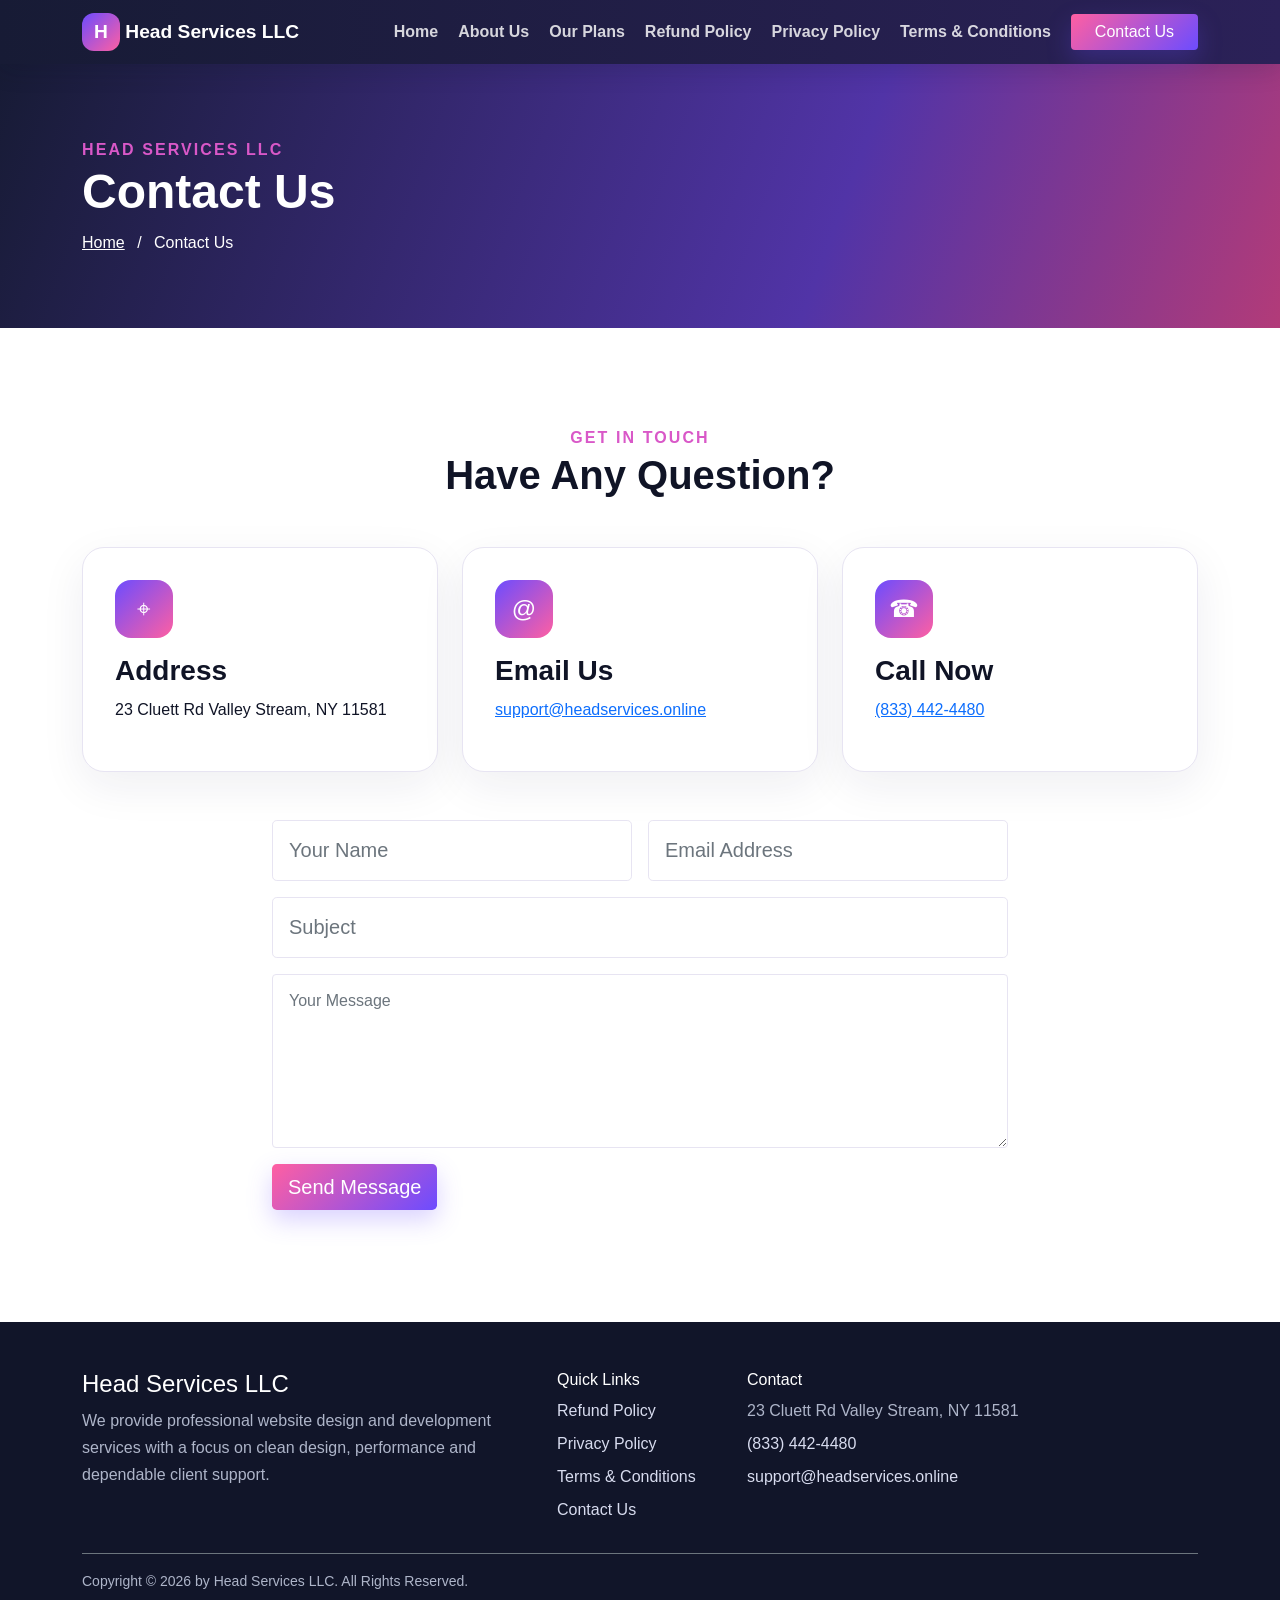
<file: contact-us.html>
<!doctype html><html lang="en"><head><meta charset="utf-8"><meta name="viewport" content="width=device-width, initial-scale=1"><title>Contact Us | Head Services LLC</title><meta name="description" content="Professional website design and development services by Head Services LLC."><link rel="stylesheet" href="bootstrap.min.css"><link rel="stylesheet" href="fontawesome.min.css">
<link rel="stylesheet" href="style.css"></head><body><header class="sticky-top"><nav class="navbar navbar-expand-lg navbar-dark site-nav"><div class="container"><a class="navbar-brand fw-bold" href="index.html"><span class="brand-mark">H</span> Head Services LLC</a><button class="navbar-toggler" type="button" data-bs-toggle="collapse" data-bs-target="#mainNav"><span class="navbar-toggler-icon"></span></button><div class="collapse navbar-collapse" id="mainNav"><ul class="navbar-nav ms-auto align-items-lg-center gap-lg-1"><li class="nav-item"><a class="nav-link " href="index.html">Home</a></li><li class="nav-item"><a class="nav-link " href="about-us.html">About Us</a></li><li class="nav-item"><a class="nav-link " href="our-plans.html">Our Plans</a></li><li class="nav-item"><a class="nav-link " href="refund-policy.html">Refund Policy</a></li><li class="nav-item"><a class="nav-link " href="privacy-policy.html">Privacy Policy</a></li><li class="nav-item"><a class="nav-link " href="terms-conditions.html">Terms & Conditions</a></li><li class="nav-item ms-lg-2"><a class="btn btn-accent px-4" href="contact-us.html">Contact Us</a></li></ul></div></div></nav></header><main><section class="page-hero py-5"><div class="container py-4"><span class="eyebrow">Head Services LLC</span><h1 class="display-5 fw-bold mb-2">Contact Us</h1><div><a href="index.html">Home</a> <span class="mx-2">/</span> Contact Us</div></div></section><section class="py-5"><div class="container py-5"><div class="text-center mb-5"><span class="eyebrow">Get In Touch</span><h2 class="display-6 fw-bold">Have Any Question?</h2></div><div class="row g-4 mb-5"><div class="col-md-4"><div class="contact-card h-100"><div class="contact-icon">⌖</div><h3>Address</h3><p>23 Cluett Rd Valley Stream, NY 11581</p></div></div><div class="col-md-4"><div class="contact-card h-100"><div class="contact-icon">@</div><h3>Email Us</h3><p><a href="mailto:support@headservices.online">support@headservices.online</a></p></div></div><div class="col-md-4"><div class="contact-card h-100"><div class="contact-icon">☎</div><h3>Call Now</h3><p><a href="tel:+18334424480">(833) 442-4480</a></p></div></div></div><div class="row justify-content-center"><div class="col-lg-8"><form class="contact-form row g-3" id="contactForm"><div class="col-md-6"><input class="form-control form-control-lg" required placeholder="Your Name"></div><div class="col-md-6"><input type="email" class="form-control form-control-lg" required placeholder="Email Address"></div><div class="col-12"><input class="form-control form-control-lg" placeholder="Subject"></div><div class="col-12"><textarea class="form-control" rows="6" placeholder="Your Message"></textarea></div><div class="col-12"><button class="btn btn-accent btn-lg" type="submit">Send Message</button><div id="formMsg" class="mt-3"></div></div></form></div></div></div></section></main><footer class="site-footer pt-5"><div class="container"><div class="row g-4 pb-4"><div class="col-lg-5"><h3 class="h4 text-white">Head Services LLC</h3><p>We provide professional website design and development services with a focus on clean design, performance and dependable client support.</p></div><div class="col-6 col-lg-2"><h4 class="h6 text-white">Quick Links</h4><a href="refund-policy.html">Refund Policy</a><a href="privacy-policy.html">Privacy Policy</a><a href="terms-conditions.html">Terms & Conditions</a><a href="contact-us.html">Contact Us</a></div><div class="col-lg-5"><h4 class="h6 text-white">Contact</h4><p class="mb-1">23 Cluett Rd Valley Stream, NY 11581</p><p class="mb-1"><a href="tel:+18334424480">(833) 442-4480</a></p><p><a href="mailto:support@headservices.online">support@headservices.online</a></p></div></div><div class="border-top border-secondary py-3 small">Copyright © 2026 by Head Services LLC. All Rights Reserved.</div></div></footer><script src="bootstrap.bundle.min.js"></script><script src="main.js"></script></body></html>
</file>
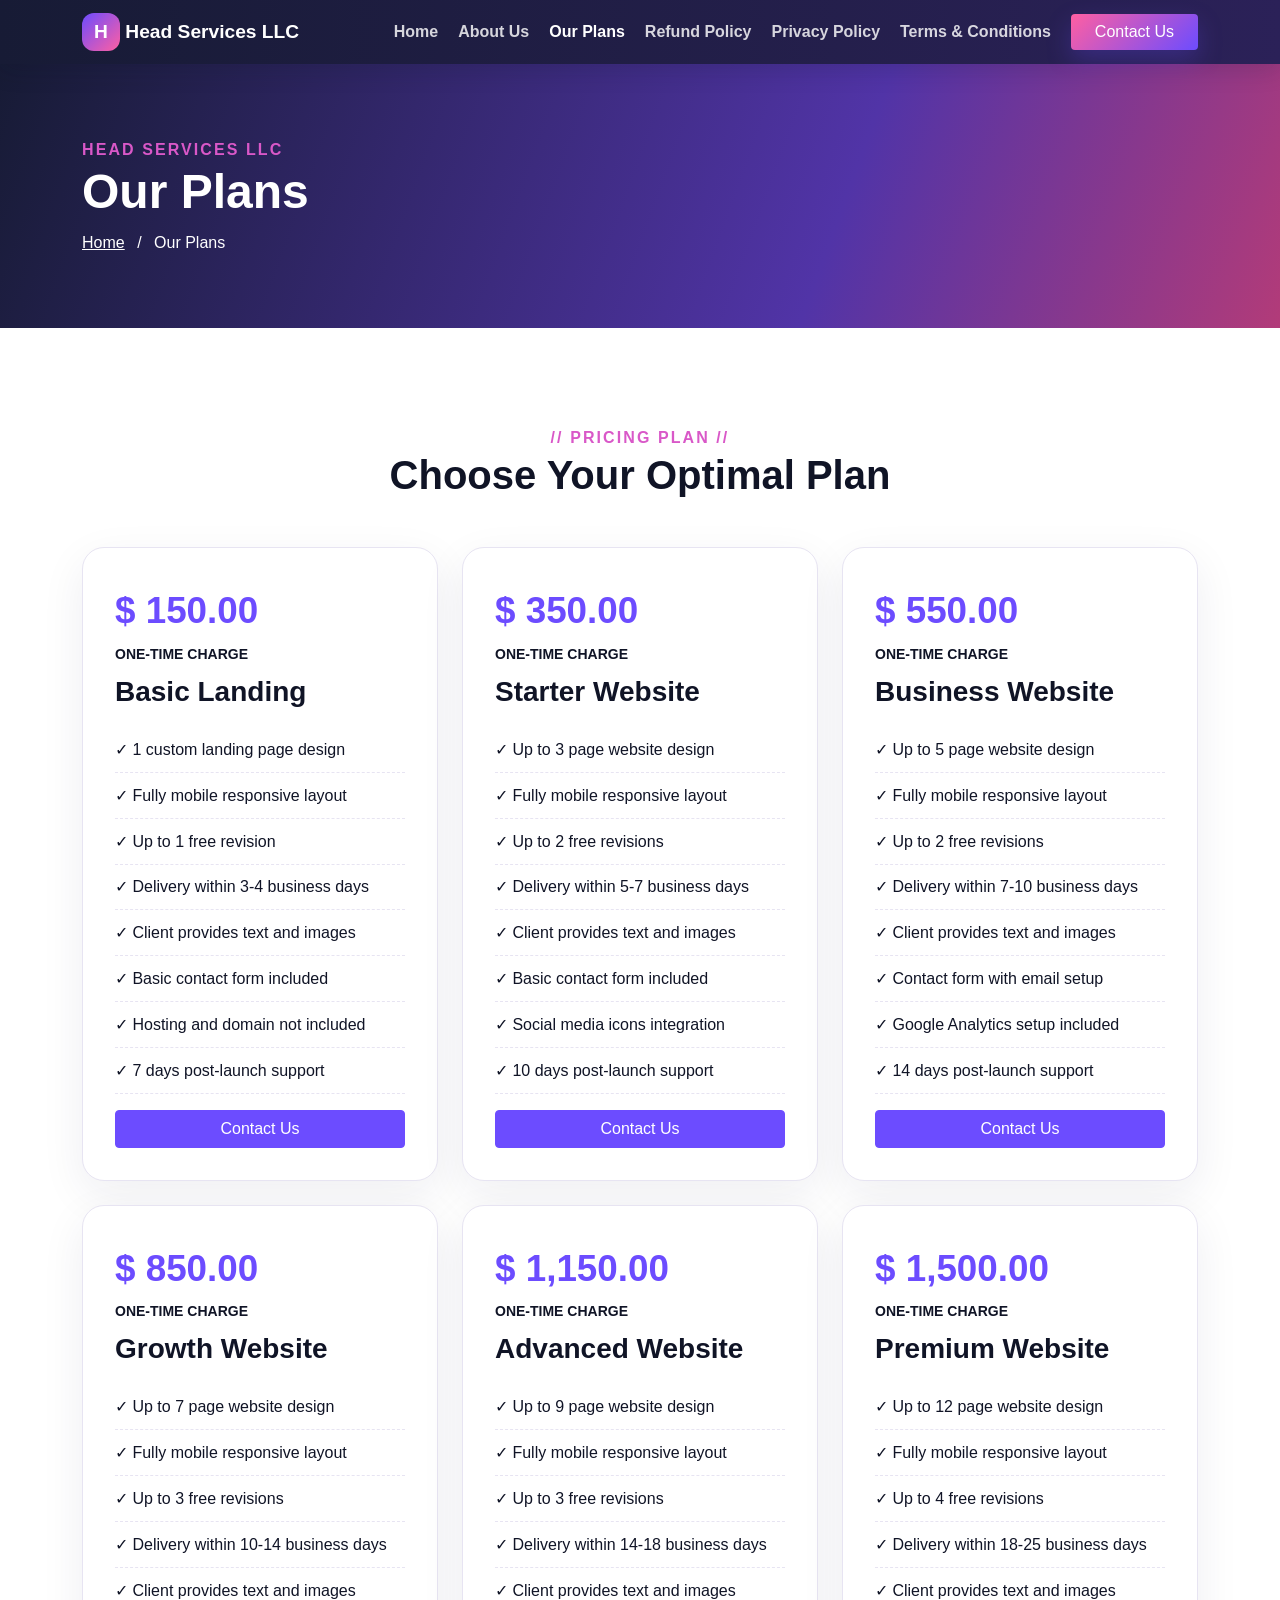
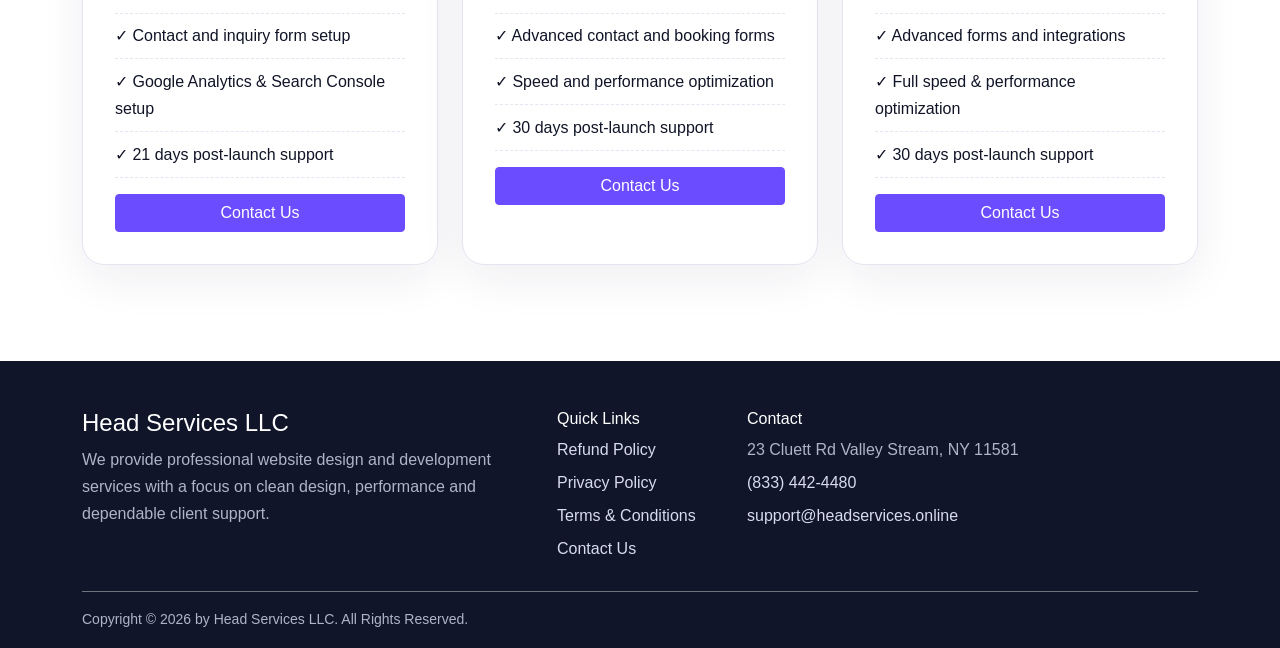
<file: our-plans.html>
<!doctype html><html lang="en"><head><meta charset="utf-8"><meta name="viewport" content="width=device-width, initial-scale=1"><title>Our Plans | Head Services LLC</title><meta name="description" content="Professional website design and development services by Head Services LLC."><link rel="stylesheet" href="bootstrap.min.css"><link rel="stylesheet" href="fontawesome.min.css">
<link rel="stylesheet" href="style.css"></head><body><header class="sticky-top"><nav class="navbar navbar-expand-lg navbar-dark site-nav"><div class="container"><a class="navbar-brand fw-bold" href="index.html"><span class="brand-mark">H</span> Head Services LLC</a><button class="navbar-toggler" type="button" data-bs-toggle="collapse" data-bs-target="#mainNav"><span class="navbar-toggler-icon"></span></button><div class="collapse navbar-collapse" id="mainNav"><ul class="navbar-nav ms-auto align-items-lg-center gap-lg-1"><li class="nav-item"><a class="nav-link " href="index.html">Home</a></li><li class="nav-item"><a class="nav-link " href="about-us.html">About Us</a></li><li class="nav-item"><a class="nav-link active" href="our-plans.html">Our Plans</a></li><li class="nav-item"><a class="nav-link " href="refund-policy.html">Refund Policy</a></li><li class="nav-item"><a class="nav-link " href="privacy-policy.html">Privacy Policy</a></li><li class="nav-item"><a class="nav-link " href="terms-conditions.html">Terms & Conditions</a></li><li class="nav-item ms-lg-2"><a class="btn btn-accent px-4" href="contact-us.html">Contact Us</a></li></ul></div></div></nav></header><main><section class="page-hero py-5"><div class="container py-4"><span class="eyebrow">Head Services LLC</span><h1 class="display-5 fw-bold mb-2">Our Plans</h1><div><a href="index.html">Home</a> <span class="mx-2">/</span> Our Plans</div></div></section><section class="py-5"><div class="container py-5"><div class="text-center mb-5"><span class="eyebrow">// Pricing Plan //</span><h2 class="display-6 fw-bold">Choose Your Optimal Plan</h2></div><div class="row g-4"><div class="col-md-6 col-lg-4"><div class="pricing-card h-100"><div class="price">$ 150.00</div><div class="small text-uppercase fw-bold mb-2">One-time Charge</div><h3>Basic Landing</h3><ul class="list-unstyled"><li>✓ 1 custom landing page design</li><li>✓ Fully mobile responsive layout</li><li>✓ Up to 1 free revision</li><li>✓ Delivery within 3-4 business days</li><li>✓ Client provides text and images</li><li>✓ Basic contact form included</li><li>✓ Hosting and domain not included</li><li>✓ 7 days post-launch support</li></ul><a href="contact-us.html" class="btn btn-primary-custom w-100">Contact Us</a></div></div><div class="col-md-6 col-lg-4"><div class="pricing-card h-100"><div class="price">$ 350.00</div><div class="small text-uppercase fw-bold mb-2">One-time Charge</div><h3>Starter Website</h3><ul class="list-unstyled"><li>✓ Up to 3 page website design</li><li>✓ Fully mobile responsive layout</li><li>✓ Up to 2 free revisions</li><li>✓ Delivery within 5-7 business days</li><li>✓ Client provides text and images</li><li>✓ Basic contact form included</li><li>✓ Social media icons integration</li><li>✓ 10 days post-launch support</li></ul><a href="contact-us.html" class="btn btn-primary-custom w-100">Contact Us</a></div></div><div class="col-md-6 col-lg-4"><div class="pricing-card h-100"><div class="price">$ 550.00</div><div class="small text-uppercase fw-bold mb-2">One-time Charge</div><h3>Business Website</h3><ul class="list-unstyled"><li>✓ Up to 5 page website design</li><li>✓ Fully mobile responsive layout</li><li>✓ Up to 2 free revisions</li><li>✓ Delivery within 7-10 business days</li><li>✓ Client provides text and images</li><li>✓ Contact form with email setup</li><li>✓ Google Analytics setup included</li><li>✓ 14 days post-launch support</li></ul><a href="contact-us.html" class="btn btn-primary-custom w-100">Contact Us</a></div></div><div class="col-md-6 col-lg-4"><div class="pricing-card h-100"><div class="price">$ 850.00</div><div class="small text-uppercase fw-bold mb-2">One-time Charge</div><h3>Growth Website</h3><ul class="list-unstyled"><li>✓ Up to 7 page website design</li><li>✓ Fully mobile responsive layout</li><li>✓ Up to 3 free revisions</li><li>✓ Delivery within 10-14 business days</li><li>✓ Client provides text and images</li><li>✓ Contact and inquiry form setup</li><li>✓ Google Analytics &amp; Search Console setup</li><li>✓ 21 days post-launch support</li></ul><a href="contact-us.html" class="btn btn-primary-custom w-100">Contact Us</a></div></div><div class="col-md-6 col-lg-4"><div class="pricing-card h-100"><div class="price">$ 1,150.00</div><div class="small text-uppercase fw-bold mb-2">One-time Charge</div><h3>Advanced Website</h3><ul class="list-unstyled"><li>✓ Up to 9 page website design</li><li>✓ Fully mobile responsive layout</li><li>✓ Up to 3 free revisions</li><li>✓ Delivery within 14-18 business days</li><li>✓ Client provides text and images</li><li>✓ Advanced contact and booking forms</li><li>✓ Speed and performance optimization</li><li>✓ 30 days post-launch support</li></ul><a href="contact-us.html" class="btn btn-primary-custom w-100">Contact Us</a></div></div><div class="col-md-6 col-lg-4"><div class="pricing-card h-100"><div class="price">$ 1,500.00</div><div class="small text-uppercase fw-bold mb-2">One-time Charge</div><h3>Premium Website</h3><ul class="list-unstyled"><li>✓ Up to 12 page website design</li><li>✓ Fully mobile responsive layout</li><li>✓ Up to 4 free revisions</li><li>✓ Delivery within 18-25 business days</li><li>✓ Client provides text and images</li><li>✓ Advanced forms and integrations</li><li>✓ Full speed &amp; performance optimization</li><li>✓ 30 days post-launch support</li></ul><a href="contact-us.html" class="btn btn-primary-custom w-100">Contact Us</a></div></div></div></div></section></main><footer class="site-footer pt-5"><div class="container"><div class="row g-4 pb-4"><div class="col-lg-5"><h3 class="h4 text-white">Head Services LLC</h3><p>We provide professional website design and development services with a focus on clean design, performance and dependable client support.</p></div><div class="col-6 col-lg-2"><h4 class="h6 text-white">Quick Links</h4><a href="refund-policy.html">Refund Policy</a><a href="privacy-policy.html">Privacy Policy</a><a href="terms-conditions.html">Terms & Conditions</a><a href="contact-us.html">Contact Us</a></div><div class="col-lg-5"><h4 class="h6 text-white">Contact</h4><p class="mb-1">23 Cluett Rd Valley Stream, NY 11581</p><p class="mb-1"><a href="tel:+18334424480">(833) 442-4480</a></p><p><a href="mailto:support@headservices.online">support@headservices.online</a></p></div></div><div class="border-top border-secondary py-3 small">Copyright © 2026 by Head Services LLC. All Rights Reserved.</div></div></footer><script src="bootstrap.bundle.min.js"></script><script src="main.js"></script></body></html>
</file>
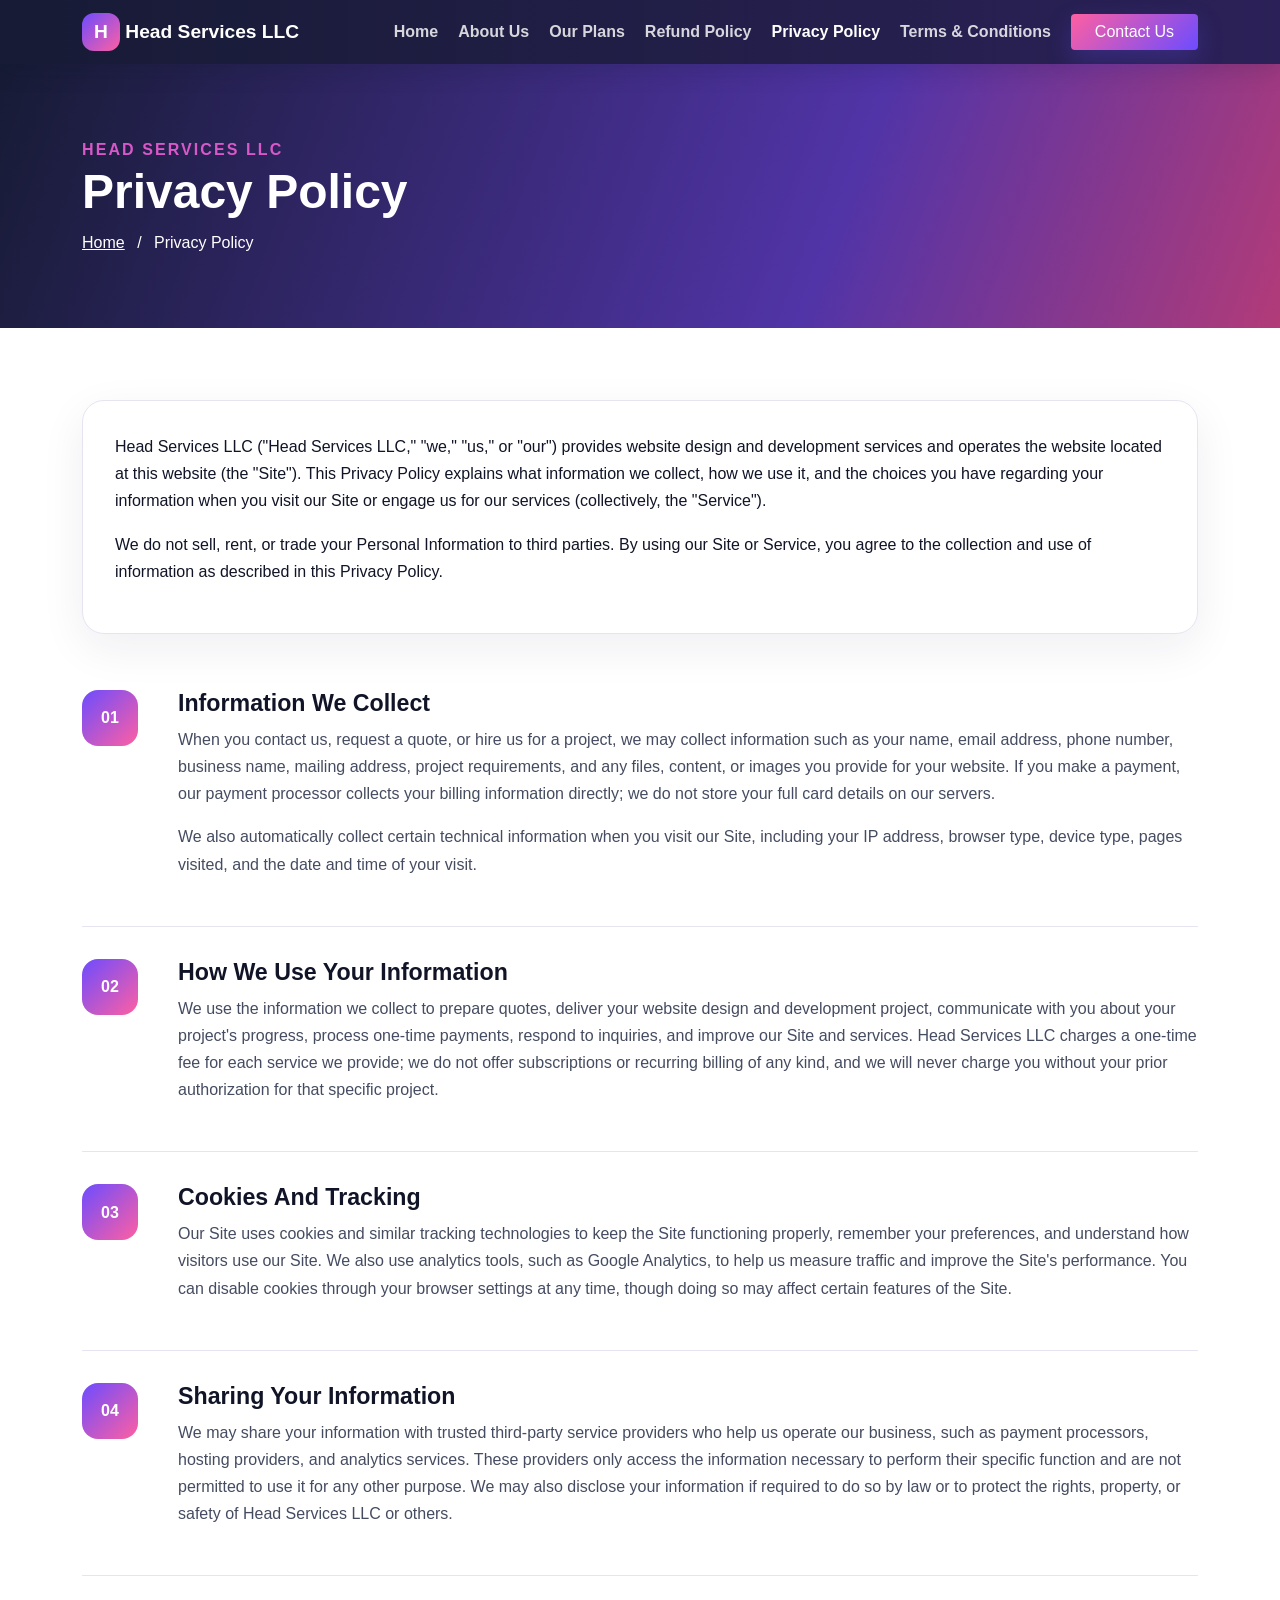
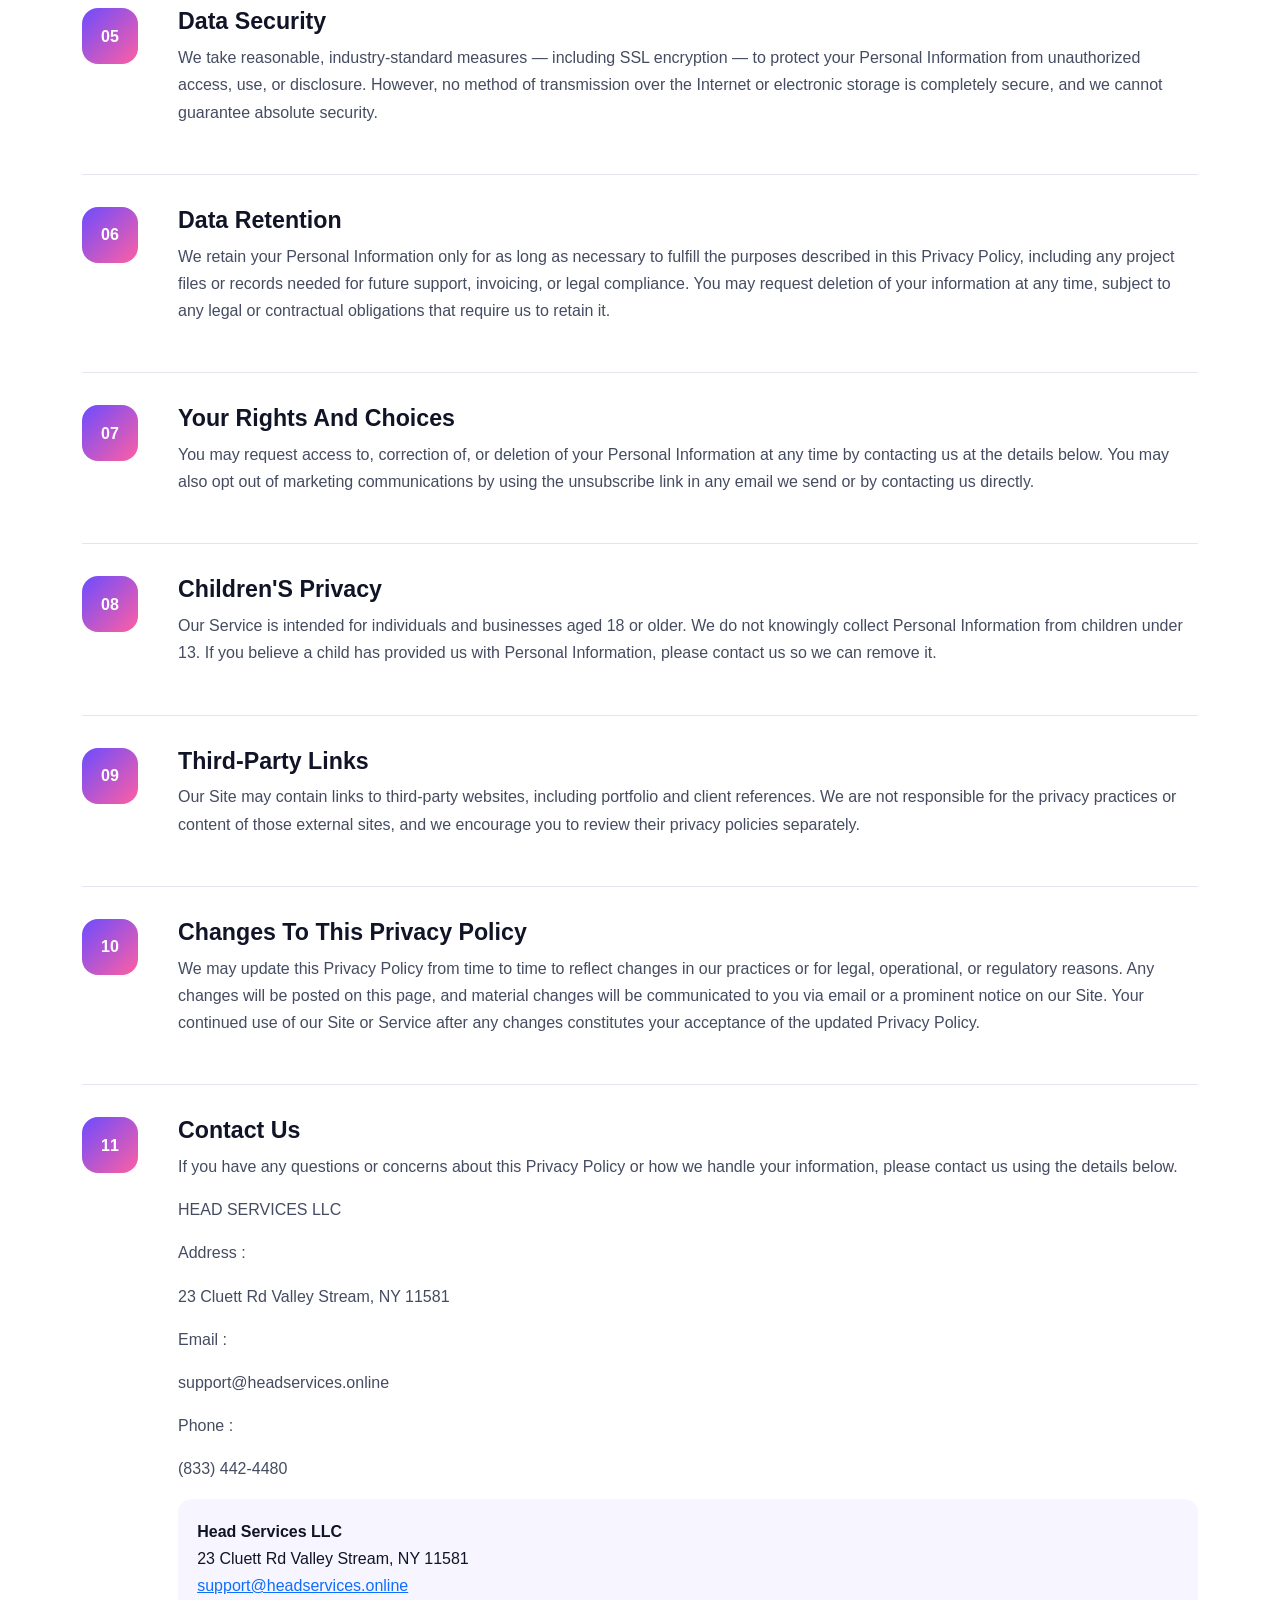
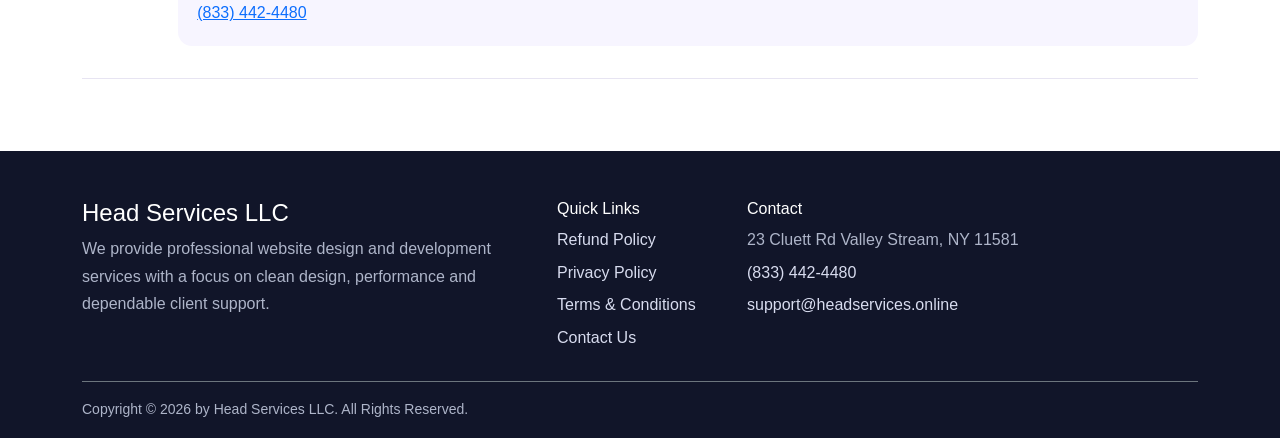
<file: privacy-policy.html>
<!doctype html><html lang="en"><head><meta charset="utf-8"><meta name="viewport" content="width=device-width, initial-scale=1"><title>Privacy Policy | Head Services LLC</title><meta name="description" content="Professional website design and development services by Head Services LLC."><link rel="stylesheet" href="bootstrap.min.css"><link rel="stylesheet" href="fontawesome.min.css">
<link rel="stylesheet" href="style.css"></head><body><header class="sticky-top"><nav class="navbar navbar-expand-lg navbar-dark site-nav"><div class="container"><a class="navbar-brand fw-bold" href="index.html"><span class="brand-mark">H</span> Head Services LLC</a><button class="navbar-toggler" type="button" data-bs-toggle="collapse" data-bs-target="#mainNav"><span class="navbar-toggler-icon"></span></button><div class="collapse navbar-collapse" id="mainNav"><ul class="navbar-nav ms-auto align-items-lg-center gap-lg-1"><li class="nav-item"><a class="nav-link " href="index.html">Home</a></li><li class="nav-item"><a class="nav-link " href="about-us.html">About Us</a></li><li class="nav-item"><a class="nav-link " href="our-plans.html">Our Plans</a></li><li class="nav-item"><a class="nav-link " href="refund-policy.html">Refund Policy</a></li><li class="nav-item"><a class="nav-link active" href="privacy-policy.html">Privacy Policy</a></li><li class="nav-item"><a class="nav-link " href="terms-conditions.html">Terms & Conditions</a></li><li class="nav-item ms-lg-2"><a class="btn btn-accent px-4" href="contact-us.html">Contact Us</a></li></ul></div></div></nav></header><main><section class="page-hero py-5"><div class="container py-4"><span class="eyebrow">Head Services LLC</span><h1 class="display-5 fw-bold mb-2">Privacy Policy</h1><div><a href="index.html">Home</a> <span class="mx-2">/</span> Privacy Policy</div></div></section><section class="py-5"><div class="container py-4"><div class="policy-intro mb-4"><p>Head Services LLC (&quot;Head Services LLC,&quot; &quot;we,&quot; &quot;us,&quot; or &quot;our&quot;) provides website design and development services and operates the website located at this website (the &quot;Site&quot;). This Privacy Policy explains what information we collect, how we use it, and the choices you have regarding your information when you visit our Site or engage us for our services (collectively, the &quot;Service&quot;).</p><p>We do not sell, rent, or trade your Personal Information to third parties. By using our Site or Service, you agree to the collection and use of information as described in this Privacy Policy.</p></div><section class="policy-block"><div class="policy-num">01</div><div><h2>Information We Collect</h2><p>When you contact us, request a quote, or hire us for a project, we may collect information such as your name, email address, phone number, business name, mailing address, project requirements, and any files, content, or images you provide for your website. If you make a payment, our payment processor collects your billing information directly; we do not store your full card details on our servers.</p><p>We also automatically collect certain technical information when you visit our Site, including your IP address, browser type, device type, pages visited, and the date and time of your visit.</p></div></section><section class="policy-block"><div class="policy-num">02</div><div><h2>How We Use Your Information</h2><p>We use the information we collect to prepare quotes, deliver your website design and development project, communicate with you about your project&#x27;s progress, process one-time payments, respond to inquiries, and improve our Site and services. Head Services LLC charges a one-time fee for each service we provide; we do not offer subscriptions or recurring billing of any kind, and we will never charge you without your prior authorization for that specific project.</p></div></section><section class="policy-block"><div class="policy-num">03</div><div><h2>Cookies And Tracking</h2><p>Our Site uses cookies and similar tracking technologies to keep the Site functioning properly, remember your preferences, and understand how visitors use our Site. We also use analytics tools, such as Google Analytics, to help us measure traffic and improve the Site&#x27;s performance. You can disable cookies through your browser settings at any time, though doing so may affect certain features of the Site.</p></div></section><section class="policy-block"><div class="policy-num">04</div><div><h2>Sharing Your Information</h2><p>We may share your information with trusted third-party service providers who help us operate our business, such as payment processors, hosting providers, and analytics services. These providers only access the information necessary to perform their specific function and are not permitted to use it for any other purpose. We may also disclose your information if required to do so by law or to protect the rights, property, or safety of Head Services LLC or others.</p></div></section><section class="policy-block"><div class="policy-num">05</div><div><h2>Data Security</h2><p>We take reasonable, industry-standard measures — including SSL encryption — to protect your Personal Information from unauthorized access, use, or disclosure. However, no method of transmission over the Internet or electronic storage is completely secure, and we cannot guarantee absolute security.</p></div></section><section class="policy-block"><div class="policy-num">06</div><div><h2>Data Retention</h2><p>We retain your Personal Information only for as long as necessary to fulfill the purposes described in this Privacy Policy, including any project files or records needed for future support, invoicing, or legal compliance. You may request deletion of your information at any time, subject to any legal or contractual obligations that require us to retain it.</p></div></section><section class="policy-block"><div class="policy-num">07</div><div><h2>Your Rights And Choices</h2><p>You may request access to, correction of, or deletion of your Personal Information at any time by contacting us at the details below. You may also opt out of marketing communications by using the unsubscribe link in any email we send or by contacting us directly.</p></div></section><section class="policy-block"><div class="policy-num">08</div><div><h2>Children&#x27;S Privacy</h2><p>Our Service is intended for individuals and businesses aged 18 or older. We do not knowingly collect Personal Information from children under 13. If you believe a child has provided us with Personal Information, please contact us so we can remove it.</p></div></section><section class="policy-block"><div class="policy-num">09</div><div><h2>Third-Party Links</h2><p>Our Site may contain links to third-party websites, including portfolio and client references. We are not responsible for the privacy practices or content of those external sites, and we encourage you to review their privacy policies separately.</p></div></section><section class="policy-block"><div class="policy-num">10</div><div><h2>Changes To This Privacy Policy</h2><p>We may update this Privacy Policy from time to time to reflect changes in our practices or for legal, operational, or regulatory reasons. Any changes will be posted on this page, and material changes will be communicated to you via email or a prominent notice on our Site. Your continued use of our Site or Service after any changes constitutes your acceptance of the updated Privacy Policy.</p></div></section><section class="policy-block"><div class="policy-num">11</div><div><h2>Contact Us</h2><p>If you have any questions or concerns about this Privacy Policy or how we handle your information, please contact us using the details below.</p><p>HEAD SERVICES LLC</p><p>Address :</p><p>23 Cluett Rd Valley Stream, NY 11581</p><p>Email :</p><p>support@headservices.online</p><p>Phone :</p><p>(833) 442-4480</p><div class="contact-strip mt-3"><strong>Head Services LLC</strong><br>23 Cluett Rd Valley Stream, NY 11581<br><a href="mailto:support@headservices.online">support@headservices.online</a><br><a href="tel:+18334424480">(833) 442-4480</a></div></div></section></div></section></main><footer class="site-footer pt-5"><div class="container"><div class="row g-4 pb-4"><div class="col-lg-5"><h3 class="h4 text-white">Head Services LLC</h3><p>We provide professional website design and development services with a focus on clean design, performance and dependable client support.</p></div><div class="col-6 col-lg-2"><h4 class="h6 text-white">Quick Links</h4><a href="refund-policy.html">Refund Policy</a><a href="privacy-policy.html">Privacy Policy</a><a href="terms-conditions.html">Terms & Conditions</a><a href="contact-us.html">Contact Us</a></div><div class="col-lg-5"><h4 class="h6 text-white">Contact</h4><p class="mb-1">23 Cluett Rd Valley Stream, NY 11581</p><p class="mb-1"><a href="tel:+18334424480">(833) 442-4480</a></p><p><a href="mailto:support@headservices.online">support@headservices.online</a></p></div></div><div class="border-top border-secondary py-3 small">Copyright © 2026 by Head Services LLC. All Rights Reserved.</div></div></footer><script src="bootstrap.bundle.min.js"></script><script src="main.js"></script></body></html>
</file>
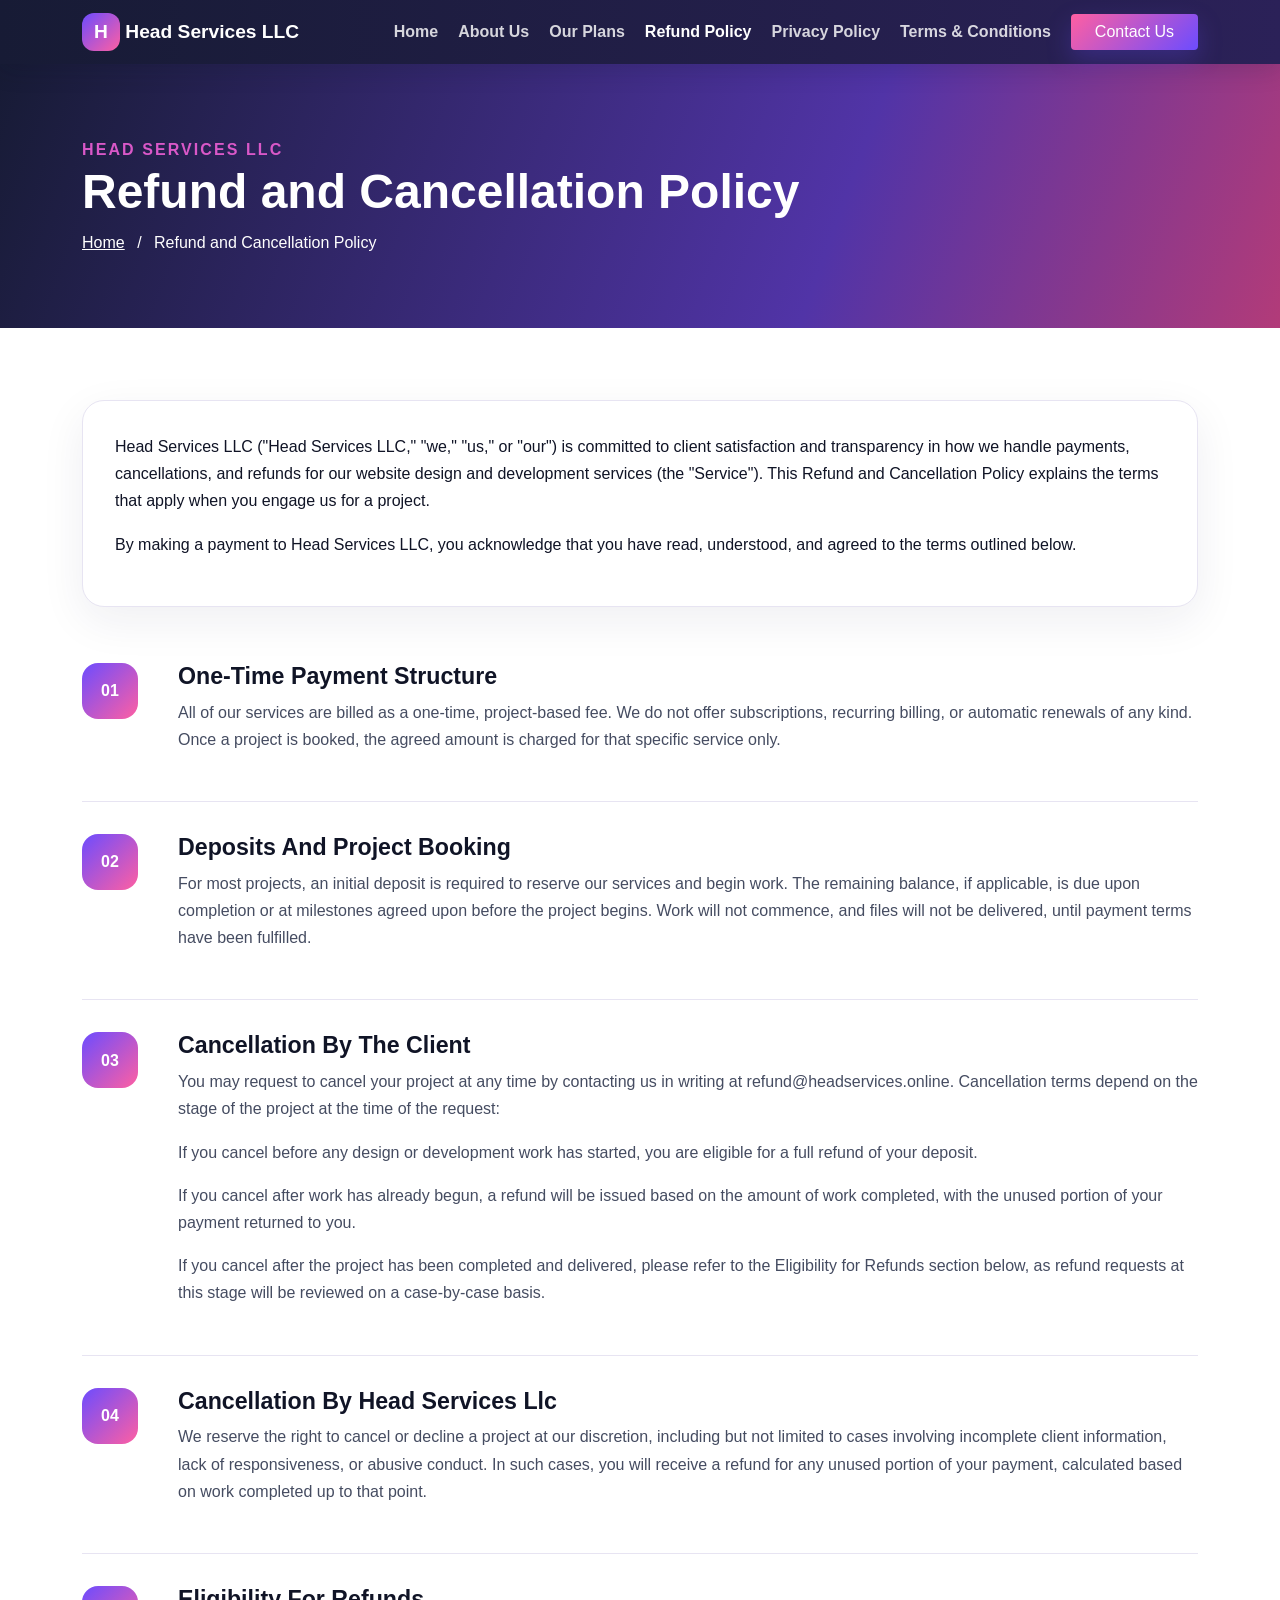
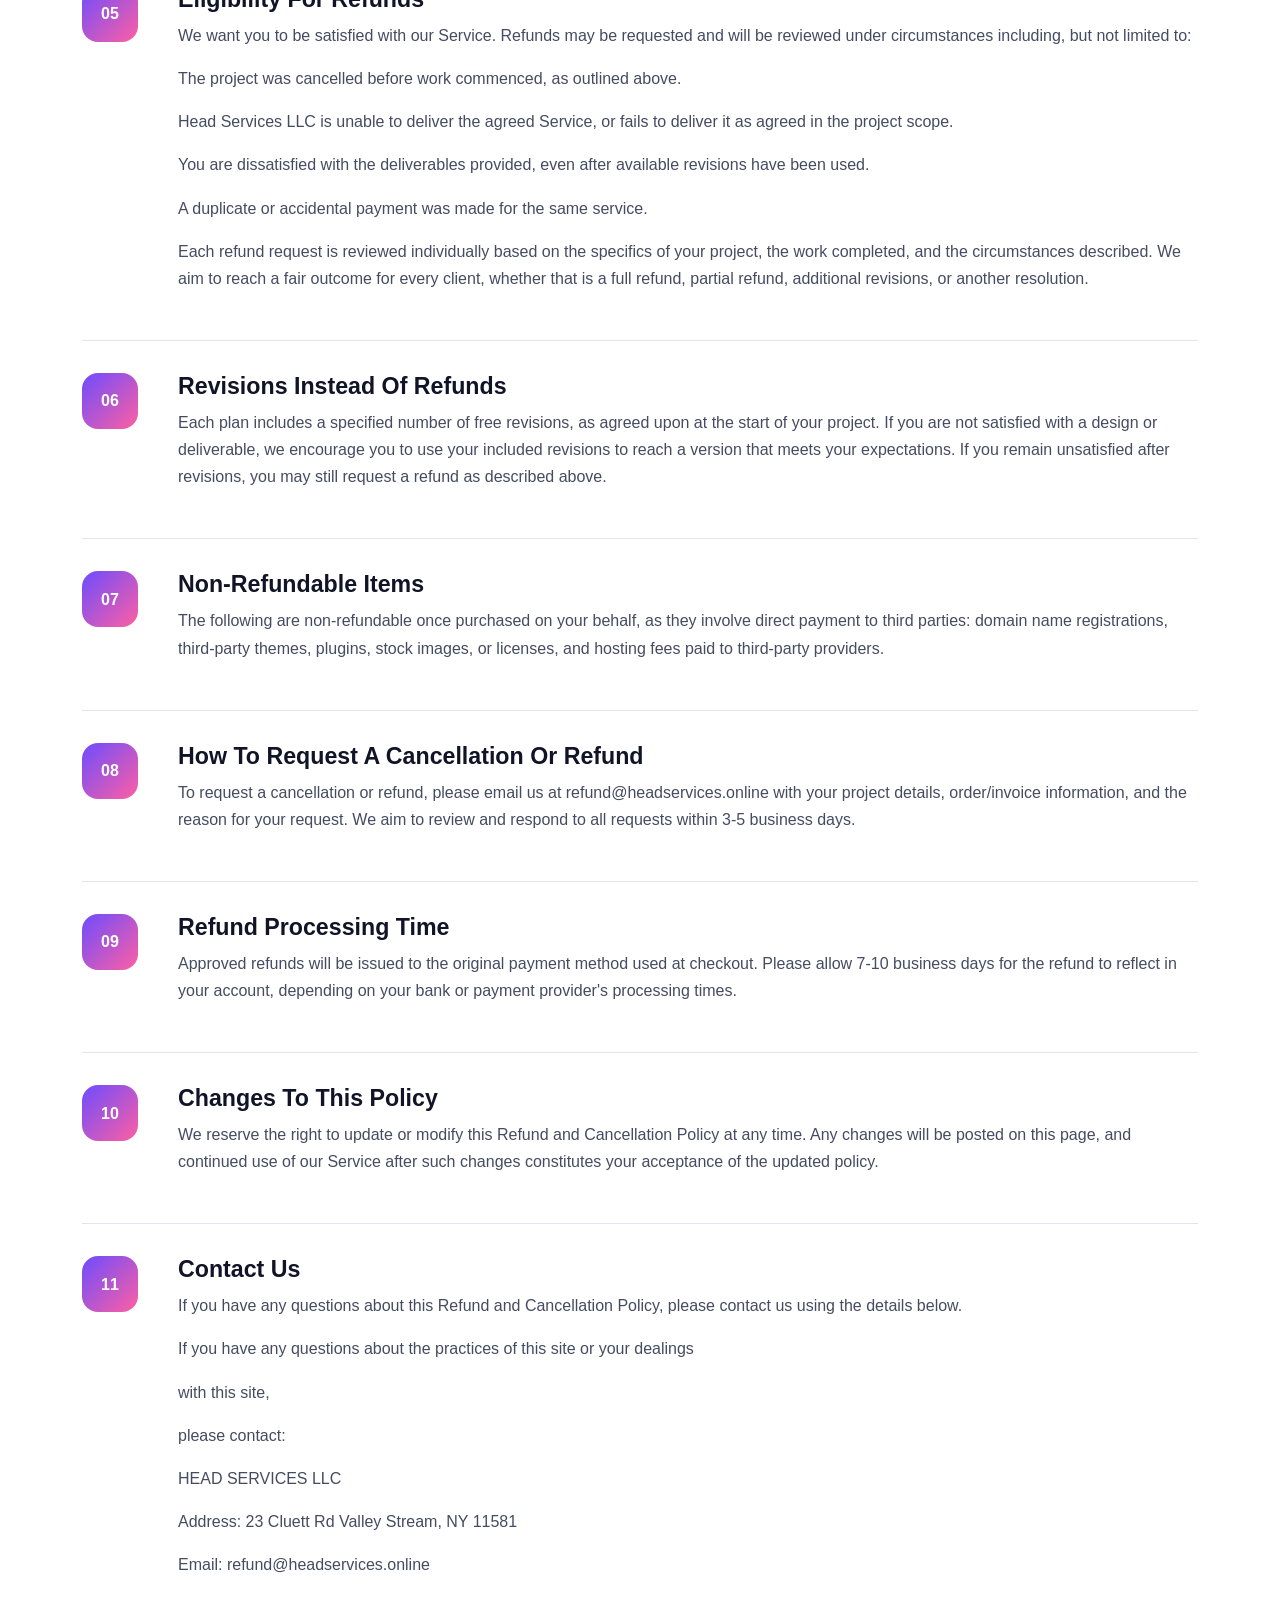
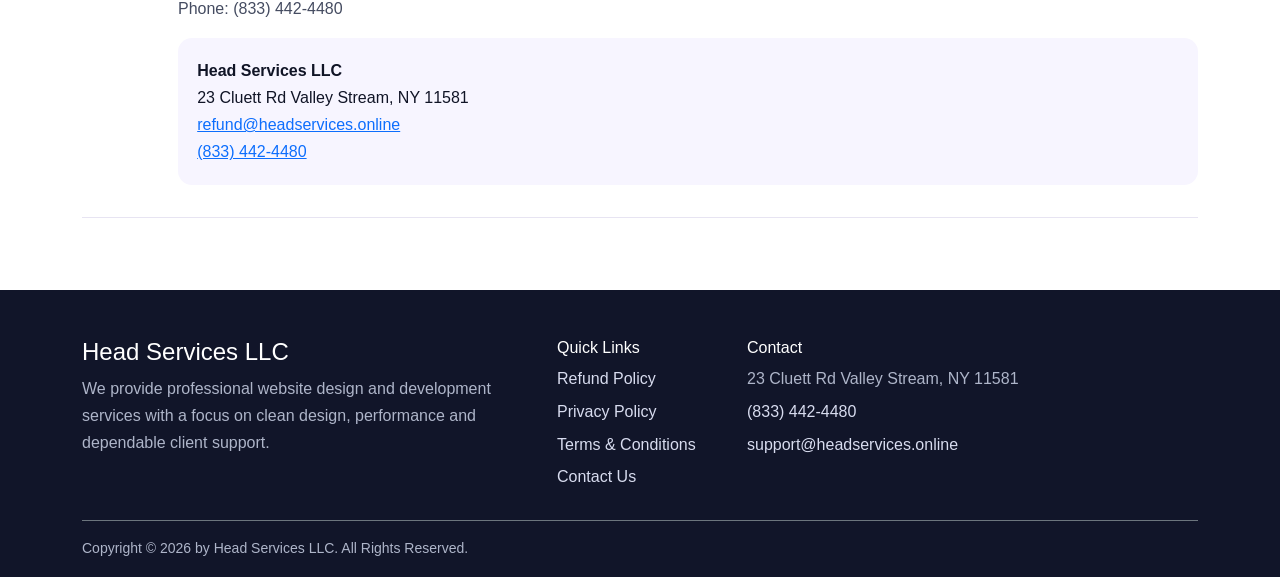
<file: refund-policy.html>
<!doctype html><html lang="en"><head><meta charset="utf-8"><meta name="viewport" content="width=device-width, initial-scale=1"><title>Refund and Cancellation Policy | Head Services LLC</title><meta name="description" content="Professional website design and development services by Head Services LLC."><link rel="stylesheet" href="bootstrap.min.css"><link rel="stylesheet" href="fontawesome.min.css">
<link rel="stylesheet" href="style.css"></head><body><header class="sticky-top"><nav class="navbar navbar-expand-lg navbar-dark site-nav"><div class="container"><a class="navbar-brand fw-bold" href="index.html"><span class="brand-mark">H</span> Head Services LLC</a><button class="navbar-toggler" type="button" data-bs-toggle="collapse" data-bs-target="#mainNav"><span class="navbar-toggler-icon"></span></button><div class="collapse navbar-collapse" id="mainNav"><ul class="navbar-nav ms-auto align-items-lg-center gap-lg-1"><li class="nav-item"><a class="nav-link " href="index.html">Home</a></li><li class="nav-item"><a class="nav-link " href="about-us.html">About Us</a></li><li class="nav-item"><a class="nav-link " href="our-plans.html">Our Plans</a></li><li class="nav-item"><a class="nav-link active" href="refund-policy.html">Refund Policy</a></li><li class="nav-item"><a class="nav-link " href="privacy-policy.html">Privacy Policy</a></li><li class="nav-item"><a class="nav-link " href="terms-conditions.html">Terms & Conditions</a></li><li class="nav-item ms-lg-2"><a class="btn btn-accent px-4" href="contact-us.html">Contact Us</a></li></ul></div></div></nav></header><main><section class="page-hero py-5"><div class="container py-4"><span class="eyebrow">Head Services LLC</span><h1 class="display-5 fw-bold mb-2">Refund and Cancellation Policy</h1><div><a href="index.html">Home</a> <span class="mx-2">/</span> Refund and Cancellation Policy</div></div></section><section class="py-5"><div class="container py-4"><div class="policy-intro mb-4"><p>Head Services LLC (&quot;Head Services LLC,&quot; &quot;we,&quot; &quot;us,&quot; or &quot;our&quot;) is committed to client satisfaction and transparency in how we handle payments, cancellations, and refunds for our website design and development services (the &quot;Service&quot;). This Refund and Cancellation Policy explains the terms that apply when you engage us for a project.</p><p>By making a payment to Head Services LLC, you acknowledge that you have read, understood, and agreed to the terms outlined below.</p></div><section class="policy-block"><div class="policy-num">01</div><div><h2>One-Time Payment Structure</h2><p>All of our services are billed as a one-time, project-based fee. We do not offer subscriptions, recurring billing, or automatic renewals of any kind. Once a project is booked, the agreed amount is charged for that specific service only.</p></div></section><section class="policy-block"><div class="policy-num">02</div><div><h2>Deposits And Project Booking</h2><p>For most projects, an initial deposit is required to reserve our services and begin work. The remaining balance, if applicable, is due upon completion or at milestones agreed upon before the project begins. Work will not commence, and files will not be delivered, until payment terms have been fulfilled.</p></div></section><section class="policy-block"><div class="policy-num">03</div><div><h2>Cancellation By The Client</h2><p>You may request to cancel your project at any time by contacting us in writing at refund@headservices.online. Cancellation terms depend on the stage of the project at the time of the request:</p><p>If you cancel before any design or development work has started, you are eligible for a full refund of your deposit.</p><p>If you cancel after work has already begun, a refund will be issued based on the amount of work completed, with the unused portion of your payment returned to you.</p><p>If you cancel after the project has been completed and delivered, please refer to the Eligibility for Refunds section below, as refund requests at this stage will be reviewed on a case-by-case basis.</p></div></section><section class="policy-block"><div class="policy-num">04</div><div><h2>Cancellation By Head Services Llc</h2><p>We reserve the right to cancel or decline a project at our discretion, including but not limited to cases involving incomplete client information, lack of responsiveness, or abusive conduct. In such cases, you will receive a refund for any unused portion of your payment, calculated based on work completed up to that point.</p></div></section><section class="policy-block"><div class="policy-num">05</div><div><h2>Eligibility For Refunds</h2><p>We want you to be satisfied with our Service. Refunds may be requested and will be reviewed under circumstances including, but not limited to:</p><p>The project was cancelled before work commenced, as outlined above.</p><p>Head Services LLC is unable to deliver the agreed Service, or fails to deliver it as agreed in the project scope.</p><p>You are dissatisfied with the deliverables provided, even after available revisions have been used.</p><p>A duplicate or accidental payment was made for the same service.</p><p>Each refund request is reviewed individually based on the specifics of your project, the work completed, and the circumstances described. We aim to reach a fair outcome for every client, whether that is a full refund, partial refund, additional revisions, or another resolution.</p></div></section><section class="policy-block"><div class="policy-num">06</div><div><h2>Revisions Instead Of Refunds</h2><p>Each plan includes a specified number of free revisions, as agreed upon at the start of your project. If you are not satisfied with a design or deliverable, we encourage you to use your included revisions to reach a version that meets your expectations. If you remain unsatisfied after revisions, you may still request a refund as described above.</p></div></section><section class="policy-block"><div class="policy-num">07</div><div><h2>Non-Refundable Items</h2><p>The following are non-refundable once purchased on your behalf, as they involve direct payment to third parties: domain name registrations, third-party themes, plugins, stock images, or licenses, and hosting fees paid to third-party providers.</p></div></section><section class="policy-block"><div class="policy-num">08</div><div><h2>How To Request A Cancellation Or Refund</h2><p>To request a cancellation or refund, please email us at refund@headservices.online with your project details, order/invoice information, and the reason for your request. We aim to review and respond to all requests within 3-5 business days.</p></div></section><section class="policy-block"><div class="policy-num">09</div><div><h2>Refund Processing Time</h2><p>Approved refunds will be issued to the original payment method used at checkout. Please allow 7-10 business days for the refund to reflect in your account, depending on your bank or payment provider&#x27;s processing times.</p></div></section><section class="policy-block"><div class="policy-num">10</div><div><h2>Changes To This Policy</h2><p>We reserve the right to update or modify this Refund and Cancellation Policy at any time. Any changes will be posted on this page, and continued use of our Service after such changes constitutes your acceptance of the updated policy.</p></div></section><section class="policy-block"><div class="policy-num">11</div><div><h2>Contact Us</h2><p>If you have any questions about this Refund and Cancellation Policy, please contact us using the details below.</p><p>If you have any questions about the practices of this site or your dealings</p><p>with this site,</p><p>please contact:</p><p>HEAD SERVICES LLC</p><p>Address: 23 Cluett Rd Valley Stream, NY 11581</p><p>Email: refund@headservices.online</p><p>Phone: (833) 442-4480</p><div class="contact-strip mt-3"><strong>Head Services LLC</strong><br>23 Cluett Rd Valley Stream, NY 11581<br><a href="mailto:refund@headservices.online">refund@headservices.online</a><br><a href="tel:+18334424480">(833) 442-4480</a></div></div></section></div></section></main><footer class="site-footer pt-5"><div class="container"><div class="row g-4 pb-4"><div class="col-lg-5"><h3 class="h4 text-white">Head Services LLC</h3><p>We provide professional website design and development services with a focus on clean design, performance and dependable client support.</p></div><div class="col-6 col-lg-2"><h4 class="h6 text-white">Quick Links</h4><a href="refund-policy.html">Refund Policy</a><a href="privacy-policy.html">Privacy Policy</a><a href="terms-conditions.html">Terms & Conditions</a><a href="contact-us.html">Contact Us</a></div><div class="col-lg-5"><h4 class="h6 text-white">Contact</h4><p class="mb-1">23 Cluett Rd Valley Stream, NY 11581</p><p class="mb-1"><a href="tel:+18334424480">(833) 442-4480</a></p><p><a href="mailto:support@headservices.online">support@headservices.online</a></p></div></div><div class="border-top border-secondary py-3 small">Copyright © 2026 by Head Services LLC. All Rights Reserved.</div></div></footer><script src="bootstrap.bundle.min.js"></script><script src="main.js"></script></body></html>
</file>
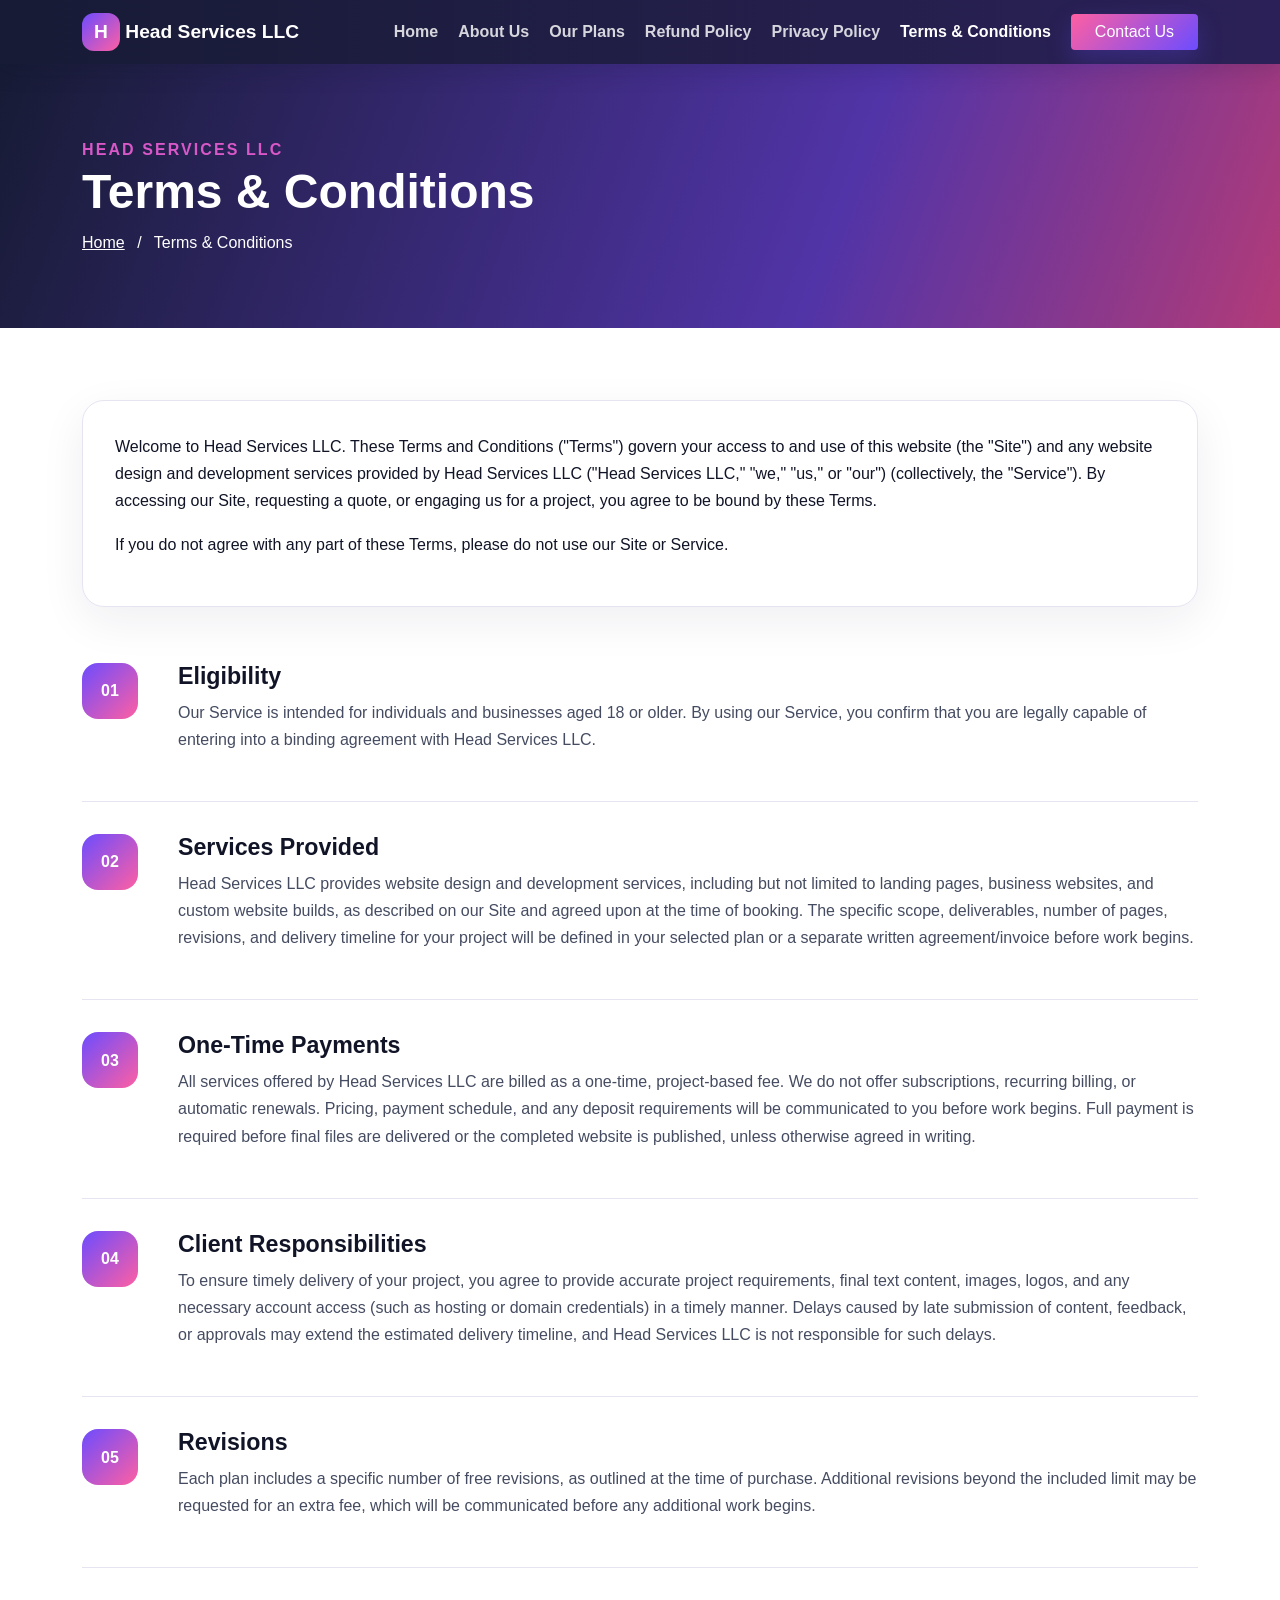
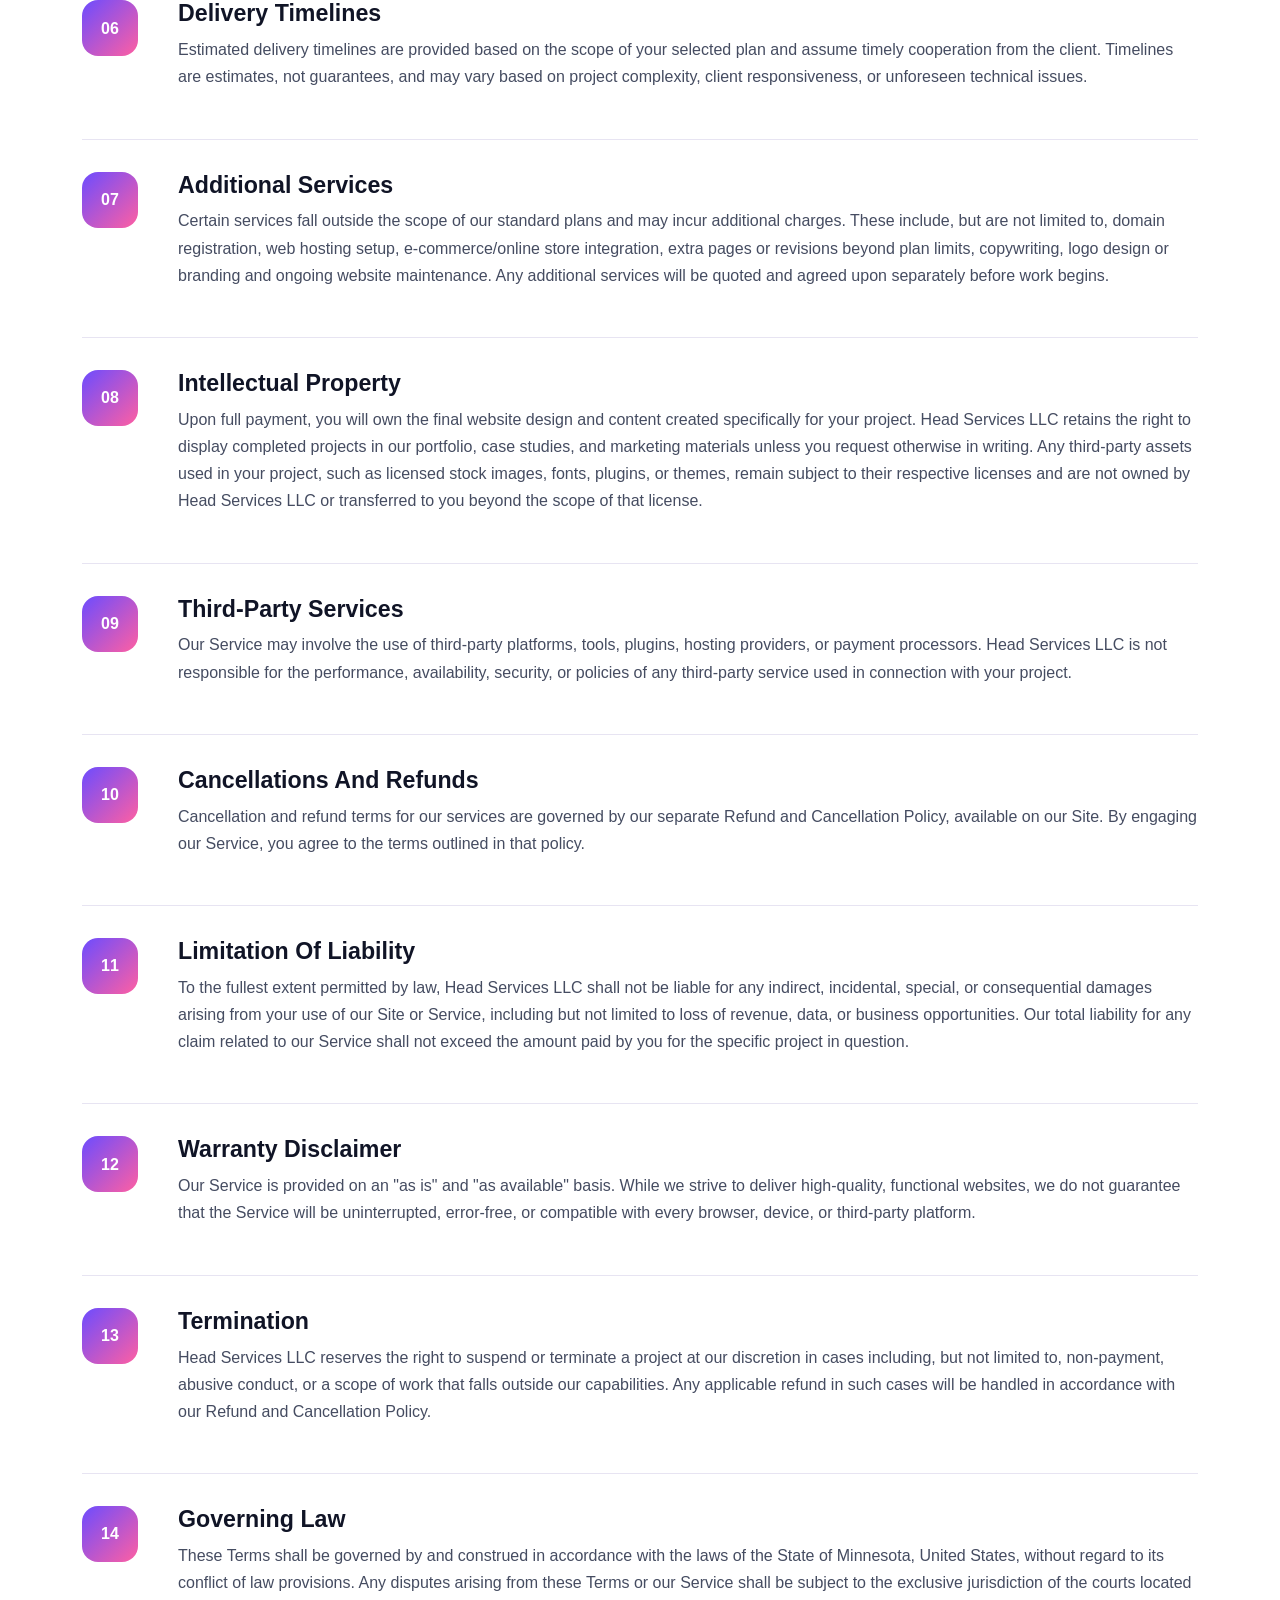
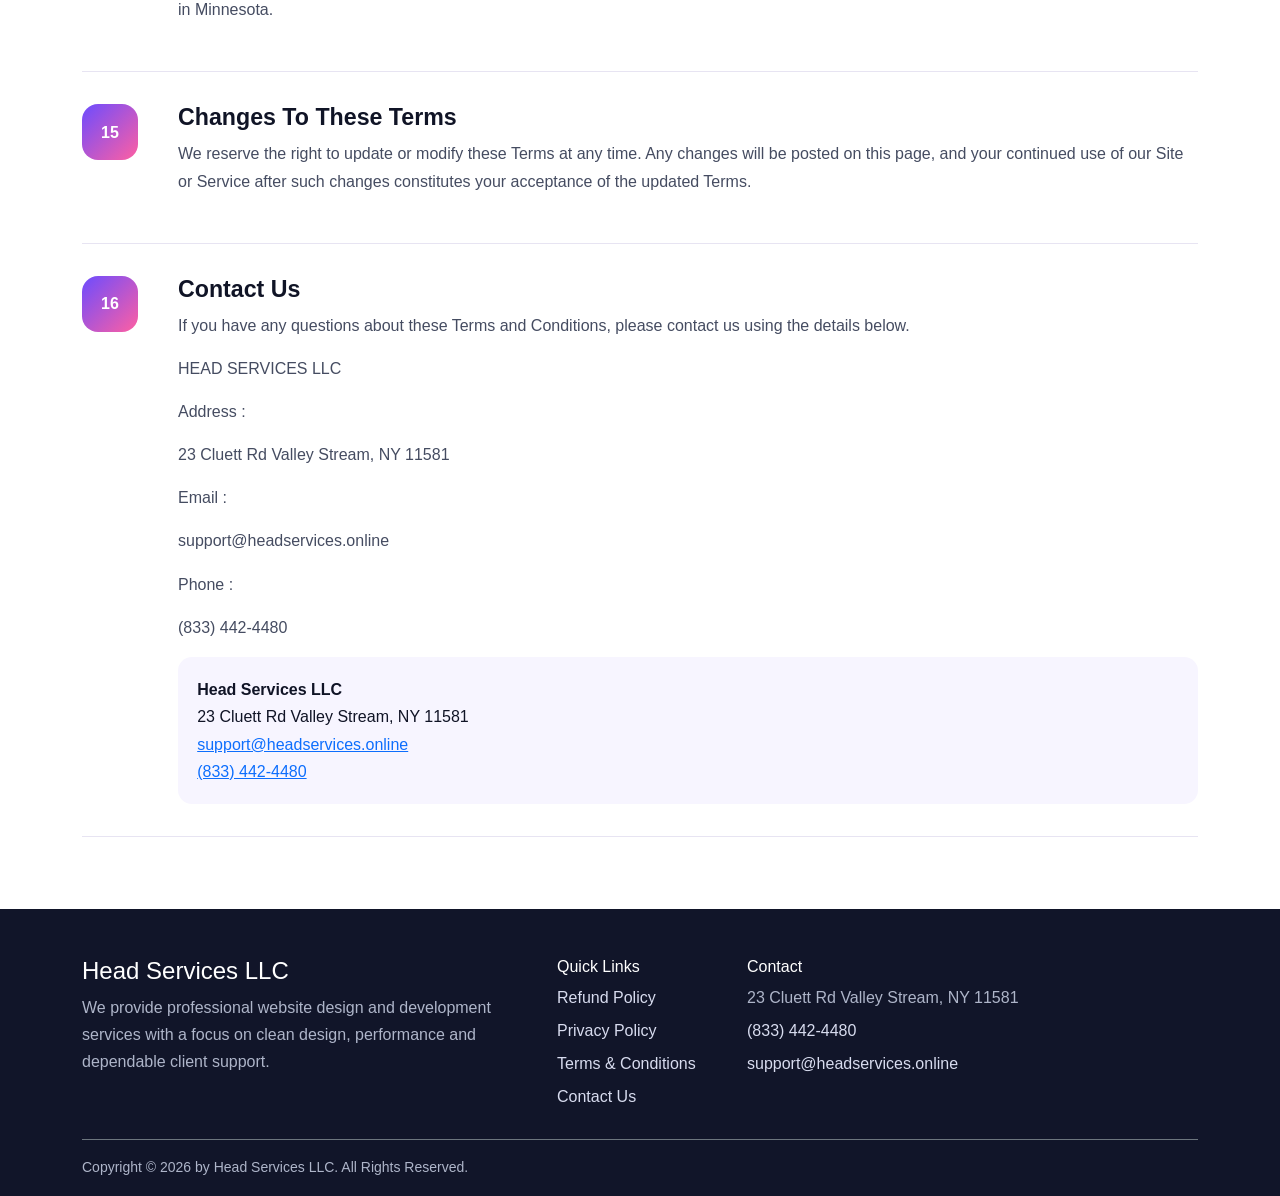
<file: terms-conditions.html>
<!doctype html><html lang="en"><head><meta charset="utf-8"><meta name="viewport" content="width=device-width, initial-scale=1"><title>Terms & Conditions | Head Services LLC</title><meta name="description" content="Professional website design and development services by Head Services LLC."><link rel="stylesheet" href="bootstrap.min.css"><link rel="stylesheet" href="fontawesome.min.css">
<link rel="stylesheet" href="style.css"></head><body><header class="sticky-top"><nav class="navbar navbar-expand-lg navbar-dark site-nav"><div class="container"><a class="navbar-brand fw-bold" href="index.html"><span class="brand-mark">H</span> Head Services LLC</a><button class="navbar-toggler" type="button" data-bs-toggle="collapse" data-bs-target="#mainNav"><span class="navbar-toggler-icon"></span></button><div class="collapse navbar-collapse" id="mainNav"><ul class="navbar-nav ms-auto align-items-lg-center gap-lg-1"><li class="nav-item"><a class="nav-link " href="index.html">Home</a></li><li class="nav-item"><a class="nav-link " href="about-us.html">About Us</a></li><li class="nav-item"><a class="nav-link " href="our-plans.html">Our Plans</a></li><li class="nav-item"><a class="nav-link " href="refund-policy.html">Refund Policy</a></li><li class="nav-item"><a class="nav-link " href="privacy-policy.html">Privacy Policy</a></li><li class="nav-item"><a class="nav-link active" href="terms-conditions.html">Terms & Conditions</a></li><li class="nav-item ms-lg-2"><a class="btn btn-accent px-4" href="contact-us.html">Contact Us</a></li></ul></div></div></nav></header><main><section class="page-hero py-5"><div class="container py-4"><span class="eyebrow">Head Services LLC</span><h1 class="display-5 fw-bold mb-2">Terms & Conditions</h1><div><a href="index.html">Home</a> <span class="mx-2">/</span> Terms & Conditions</div></div></section><section class="py-5"><div class="container py-4"><div class="policy-intro mb-4"><p>Welcome to Head Services LLC. These Terms and Conditions (&quot;Terms&quot;) govern your access to and use of this website (the &quot;Site&quot;) and any website design and development services provided by Head Services LLC (&quot;Head Services LLC,&quot; &quot;we,&quot; &quot;us,&quot; or &quot;our&quot;) (collectively, the &quot;Service&quot;). By accessing our Site, requesting a quote, or engaging us for a project, you agree to be bound by these Terms.</p><p>If you do not agree with any part of these Terms, please do not use our Site or Service.</p></div><section class="policy-block"><div class="policy-num">01</div><div><h2>Eligibility</h2><p>Our Service is intended for individuals and businesses aged 18 or older. By using our Service, you confirm that you are legally capable of entering into a binding agreement with Head Services LLC.</p></div></section><section class="policy-block"><div class="policy-num">02</div><div><h2>Services Provided</h2><p>Head Services LLC provides website design and development services, including but not limited to landing pages, business websites, and custom website builds, as described on our Site and agreed upon at the time of booking. The specific scope, deliverables, number of pages, revisions, and delivery timeline for your project will be defined in your selected plan or a separate written agreement/invoice before work begins.</p></div></section><section class="policy-block"><div class="policy-num">03</div><div><h2>One-Time Payments</h2><p>All services offered by Head Services LLC are billed as a one-time, project-based fee. We do not offer subscriptions, recurring billing, or automatic renewals. Pricing, payment schedule, and any deposit requirements will be communicated to you before work begins. Full payment is required before final files are delivered or the completed website is published, unless otherwise agreed in writing.</p></div></section><section class="policy-block"><div class="policy-num">04</div><div><h2>Client Responsibilities</h2><p>To ensure timely delivery of your project, you agree to provide accurate project requirements, final text content, images, logos, and any necessary account access (such as hosting or domain credentials) in a timely manner. Delays caused by late submission of content, feedback, or approvals may extend the estimated delivery timeline, and Head Services LLC is not responsible for such delays.</p></div></section><section class="policy-block"><div class="policy-num">05</div><div><h2>Revisions</h2><p>Each plan includes a specific number of free revisions, as outlined at the time of purchase. Additional revisions beyond the included limit may be requested for an extra fee, which will be communicated before any additional work begins.</p></div></section><section class="policy-block"><div class="policy-num">06</div><div><h2>Delivery Timelines</h2><p>Estimated delivery timelines are provided based on the scope of your selected plan and assume timely cooperation from the client. Timelines are estimates, not guarantees, and may vary based on project complexity, client responsiveness, or unforeseen technical issues.</p></div></section><section class="policy-block"><div class="policy-num">07</div><div><h2>Additional Services</h2><p>Certain services fall outside the scope of our standard plans and may incur additional charges. These include, but are not limited to, domain registration, web hosting setup, e-commerce/online store integration, extra pages or revisions beyond plan limits, copywriting, logo design or branding and ongoing website maintenance. Any additional services will be quoted and agreed upon separately before work begins.</p></div></section><section class="policy-block"><div class="policy-num">08</div><div><h2>Intellectual Property</h2><p>Upon full payment, you will own the final website design and content created specifically for your project. Head Services LLC retains the right to display completed projects in our portfolio, case studies, and marketing materials unless you request otherwise in writing. Any third-party assets used in your project, such as licensed stock images, fonts, plugins, or themes, remain subject to their respective licenses and are not owned by Head Services LLC or transferred to you beyond the scope of that license.</p></div></section><section class="policy-block"><div class="policy-num">09</div><div><h2>Third-Party Services</h2><p>Our Service may involve the use of third-party platforms, tools, plugins, hosting providers, or payment processors. Head Services LLC is not responsible for the performance, availability, security, or policies of any third-party service used in connection with your project.</p></div></section><section class="policy-block"><div class="policy-num">10</div><div><h2>Cancellations And Refunds</h2><p>Cancellation and refund terms for our services are governed by our separate Refund and Cancellation Policy, available on our Site. By engaging our Service, you agree to the terms outlined in that policy.</p></div></section><section class="policy-block"><div class="policy-num">11</div><div><h2>Limitation Of Liability</h2><p>To the fullest extent permitted by law, Head Services LLC shall not be liable for any indirect, incidental, special, or consequential damages arising from your use of our Site or Service, including but not limited to loss of revenue, data, or business opportunities. Our total liability for any claim related to our Service shall not exceed the amount paid by you for the specific project in question.</p></div></section><section class="policy-block"><div class="policy-num">12</div><div><h2>Warranty Disclaimer</h2><p>Our Service is provided on an &quot;as is&quot; and &quot;as available&quot; basis. While we strive to deliver high-quality, functional websites, we do not guarantee that the Service will be uninterrupted, error-free, or compatible with every browser, device, or third-party platform.</p></div></section><section class="policy-block"><div class="policy-num">13</div><div><h2>Termination</h2><p>Head Services LLC reserves the right to suspend or terminate a project at our discretion in cases including, but not limited to, non-payment, abusive conduct, or a scope of work that falls outside our capabilities. Any applicable refund in such cases will be handled in accordance with our Refund and Cancellation Policy.</p></div></section><section class="policy-block"><div class="policy-num">14</div><div><h2>Governing Law</h2><p>These Terms shall be governed by and construed in accordance with the laws of the State of Minnesota, United States, without regard to its conflict of law provisions. Any disputes arising from these Terms or our Service shall be subject to the exclusive jurisdiction of the courts located in Minnesota.</p></div></section><section class="policy-block"><div class="policy-num">15</div><div><h2>Changes To These Terms</h2><p>We reserve the right to update or modify these Terms at any time. Any changes will be posted on this page, and your continued use of our Site or Service after such changes constitutes your acceptance of the updated Terms.</p></div></section><section class="policy-block"><div class="policy-num">16</div><div><h2>Contact Us</h2><p>If you have any questions about these Terms and Conditions, please contact us using the details below.</p><p>HEAD SERVICES LLC</p><p>Address :</p><p>23 Cluett Rd Valley Stream, NY 11581</p><p>Email :</p><p>support@headservices.online</p><p>Phone :</p><p>(833) 442-4480</p><div class="contact-strip mt-3"><strong>Head Services LLC</strong><br>23 Cluett Rd Valley Stream, NY 11581<br><a href="mailto:support@headservices.online">support@headservices.online</a><br><a href="tel:+18334424480">(833) 442-4480</a></div></div></section></div></section></main><footer class="site-footer pt-5"><div class="container"><div class="row g-4 pb-4"><div class="col-lg-5"><h3 class="h4 text-white">Head Services LLC</h3><p>We provide professional website design and development services with a focus on clean design, performance and dependable client support.</p></div><div class="col-6 col-lg-2"><h4 class="h6 text-white">Quick Links</h4><a href="refund-policy.html">Refund Policy</a><a href="privacy-policy.html">Privacy Policy</a><a href="terms-conditions.html">Terms & Conditions</a><a href="contact-us.html">Contact Us</a></div><div class="col-lg-5"><h4 class="h6 text-white">Contact</h4><p class="mb-1">23 Cluett Rd Valley Stream, NY 11581</p><p class="mb-1"><a href="tel:+18334424480">(833) 442-4480</a></p><p><a href="mailto:support@headservices.online">support@headservices.online</a></p></div></div><div class="border-top border-secondary py-3 small">Copyright © 2026 by Head Services LLC. All Rights Reserved.</div></div></footer><script src="bootstrap.bundle.min.js"></script><script src="main.js"></script></body></html>
</file>
<file: style.css>
:root{--ink:#101426;--navy:#171b35;--purple:#6c4cff;--pink:#ff5fa2;--soft:#f7f5ff;--muted:#697086;--line:#e7e4f2}
*{box-sizing:border-box}body{font-family:Arial,Helvetica,sans-serif;color:var(--ink);line-height:1.7}.site-nav{background:linear-gradient(90deg,#171b35,#2b2158);box-shadow:0 6px 25px rgba(14,17,40,.16)}.navbar-brand{font-size:1.2rem}.brand-mark{display:inline-grid;place-items:center;width:38px;height:38px;border-radius:12px;background:linear-gradient(135deg,var(--purple),var(--pink));color:#fff}.nav-link{color:rgba(255,255,255,.82)!important;font-weight:600}.nav-link:hover,.nav-link.active{color:#fff!important}.btn-accent{border:0;color:#fff;background:linear-gradient(135deg,var(--pink),var(--purple));box-shadow:0 10px 24px rgba(108,76,255,.25)}.btn-accent:hover{color:#fff;transform:translateY(-1px)}.btn-primary-custom{background:var(--purple);border:1px solid var(--purple);color:#fff}.btn-primary-custom:hover{background:#5739e8;color:#fff}.hero{min-height:680px;background:linear-gradient(90deg,rgba(17,20,38,.93),rgba(32,24,70,.65)),url('https://zyvorallc.com/assets/images/slider/slide-4.jpg') center/cover no-repeat}.min-vh-75{min-height:70vh}.eyebrow{display:inline-block;color:var(--pink);font-weight:800;letter-spacing:.08em;text-transform:uppercase}.feature-card,.pricing-card,.contact-card,.policy-intro{padding:2rem;border:1px solid var(--line);border-radius:22px;background:#fff;box-shadow:0 14px 45px rgba(35,30,74,.07)}.feature-card h3,.contact-card h3{font-weight:800}.bg-soft{background:var(--soft)}.service-card{padding:2rem;text-align:center;font-weight:800;font-size:1.2rem;border-radius:18px;background:linear-gradient(135deg,#f1edff,#fff0f7);border:1px solid var(--line)}.page-hero{color:#fff;background:linear-gradient(110deg,#171b35,#5134a7 65%,#b23b79)}.page-hero a{color:#fff}.pricing-card{position:relative}.pricing-card .price{font-size:2.3rem;font-weight:900;color:var(--purple)}.pricing-card h3{font-weight:900;margin-bottom:1.2rem}.pricing-card li{padding:.55rem 0;border-bottom:1px dashed var(--line)}.policy-block{display:grid;grid-template-columns:72px 1fr;gap:1.5rem;padding:2rem 0;border-bottom:1px solid var(--line)}.policy-num{width:56px;height:56px;display:grid;place-items:center;border-radius:16px;color:#fff;font-weight:900;background:linear-gradient(135deg,var(--purple),var(--pink))}.policy-block h2{font-size:1.45rem;font-weight:900}.policy-block p{color:#454c61}.contact-strip{padding:1.2rem;border-radius:14px;background:var(--soft)}.contact-icon{width:58px;height:58px;display:grid;place-items:center;border-radius:16px;background:linear-gradient(135deg,var(--purple),var(--pink));color:#fff;font-size:1.5rem;margin-bottom:1rem}.form-control{border-color:var(--line);padding:.9rem 1rem}.form-control:focus{border-color:var(--purple);box-shadow:0 0 0 .2rem rgba(108,76,255,.12)}.site-footer{background:#111529;color:#aeb5c9}.site-footer a{display:block;color:#d8dcef;text-decoration:none;margin:.35rem 0}.site-footer a:hover{color:#fff}
/* Homepage v2: white-first structure, branded accents */
.min-vh-75{min-height:75vh}.hero-slide{position:relative;color:#fff;background-size:cover;background-position:center}.hero-slide:before{content:"";position:absolute;inset:0;background:linear-gradient(90deg,rgba(25,16,48,.9),rgba(62,30,92,.58),rgba(0,0,0,.18))}.hero-slide>.container{position:relative;z-index:1}.hero-one{background-image:url('https://zyvorallc.com/assets/images/slider/slide-4.jpg')}.hero-two{background-image:url('https://zyvorallc.com/assets/images/slider/slide-1.jpg')}.eyebrow,.section-kicker{font-weight:800;letter-spacing:.13em;text-transform:uppercase;color:#d958c8}.hero-slide .eyebrow{color:#fff}.cta-strip{background:linear-gradient(135deg,#5b2b82,#d958c8);color:#fff}.feature-card{padding:2rem;border:1px solid #eee;border-radius:24px;background:#fff;box-shadow:0 12px 34px rgba(39,22,56,.08);transition:.25s}.feature-card:hover{transform:translateY(-6px)}.icon-circle{width:76px;height:76px;border-radius:20px;display:grid;place-items:center;font-size:2rem;color:#fff;background:linear-gradient(135deg,#5b2b82,#d958c8);margin-bottom:1.4rem}.services-section{background:#faf8fc}.service-image-card{position:relative;overflow:hidden;border-radius:24px;background:#fff;box-shadow:0 12px 34px rgba(39,22,56,.09)}.service-image-card img{width:100%;height:260px;object-fit:cover}.service-image-card>div{padding:1.35rem;display:flex;align-items:center;gap:.8rem}.service-image-card i{color:#b33aa5;font-size:1.35rem}.service-image-card h3{font-size:1.25rem;margin:0}.about-visual{min-height:300px;border-radius:28px;background:linear-gradient(145deg,#f5e9f7,#fff);display:flex;align-items:center;justify-content:center;flex-direction:column;text-align:center;border:1px solid #ead8ee}.about-visual i{font-size:5rem;color:#7a3b91;margin-bottom:1rem}.about-visual strong{display:block;font-size:1.5rem}.about-visual span{color:#6d6572}.btn-outline-brand{border:2px solid #7a3b91;color:#7a3b91;border-radius:50rem;padding:.7rem 1.4rem;font-weight:700}.btn-outline-brand:hover{background:#7a3b91;color:#fff}.lead-sm{font-size:1.08rem;line-height:1.85;color:#625b66}
</file>
